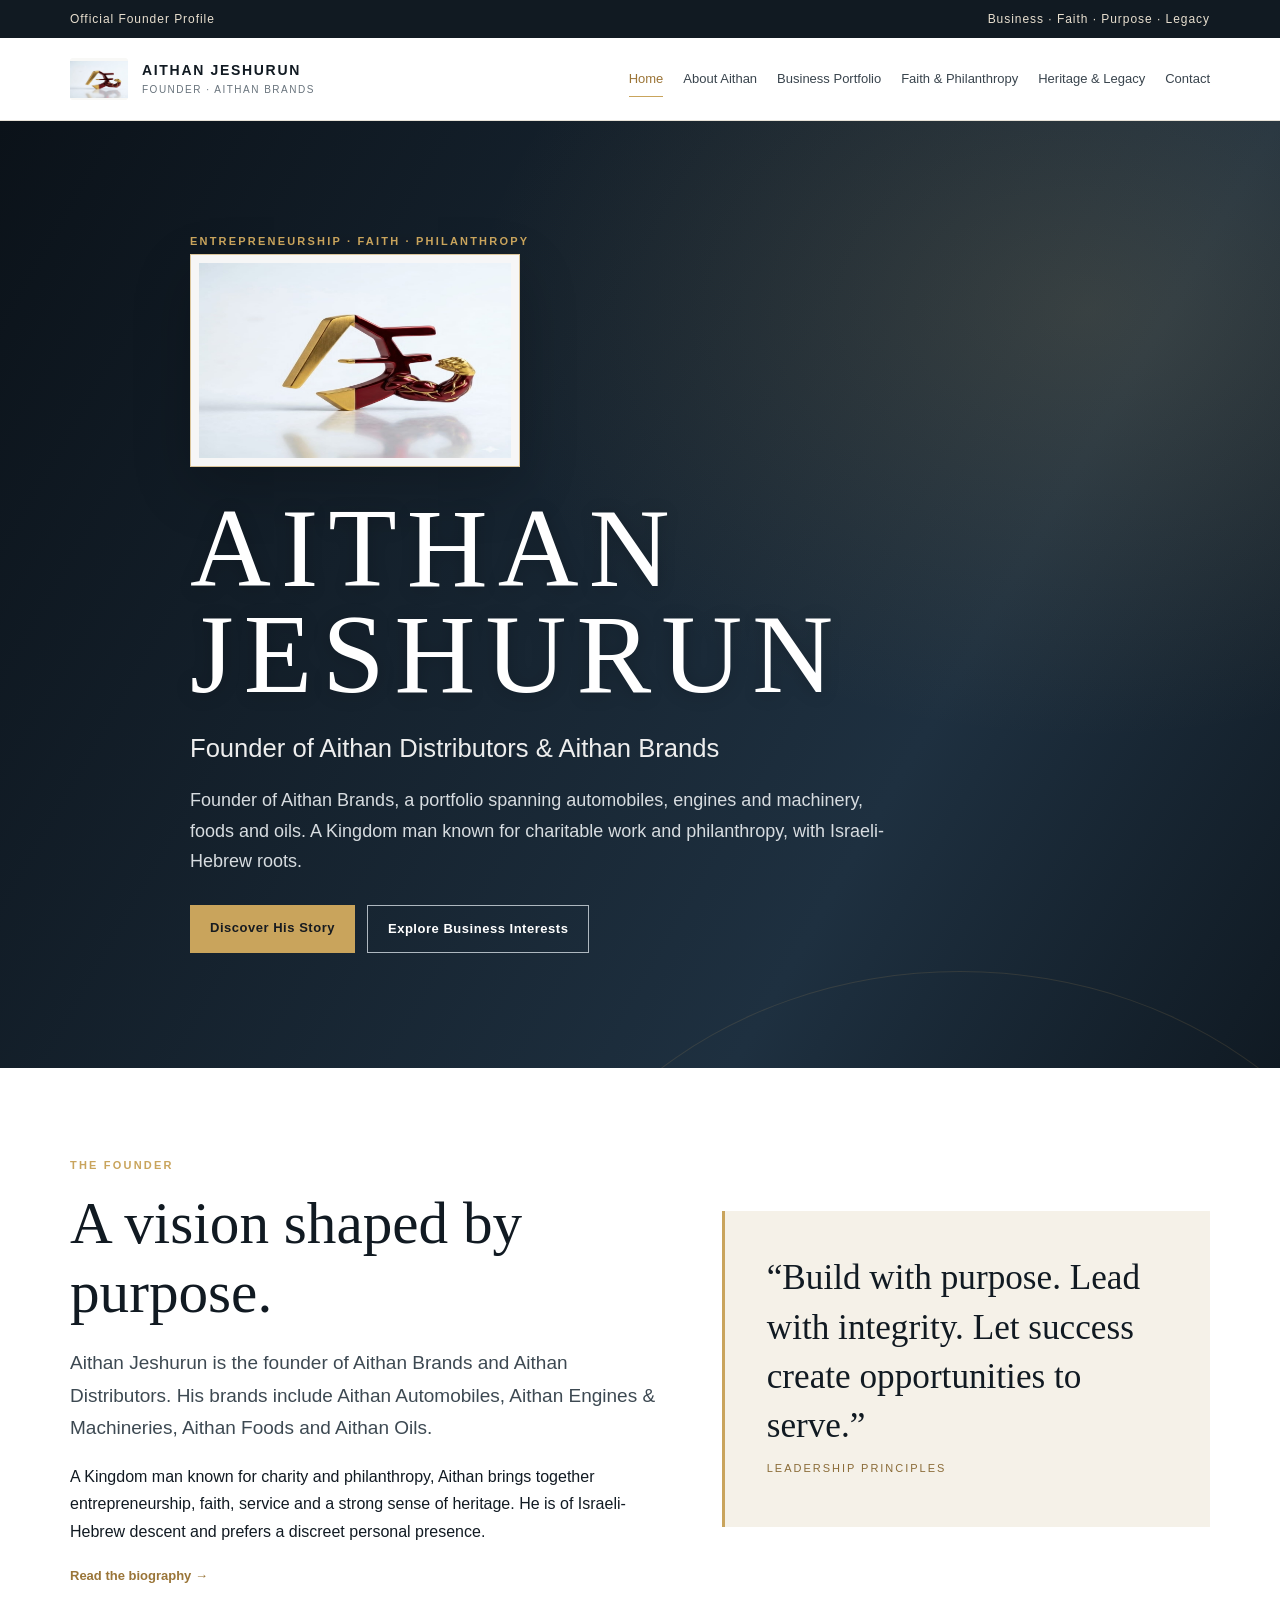
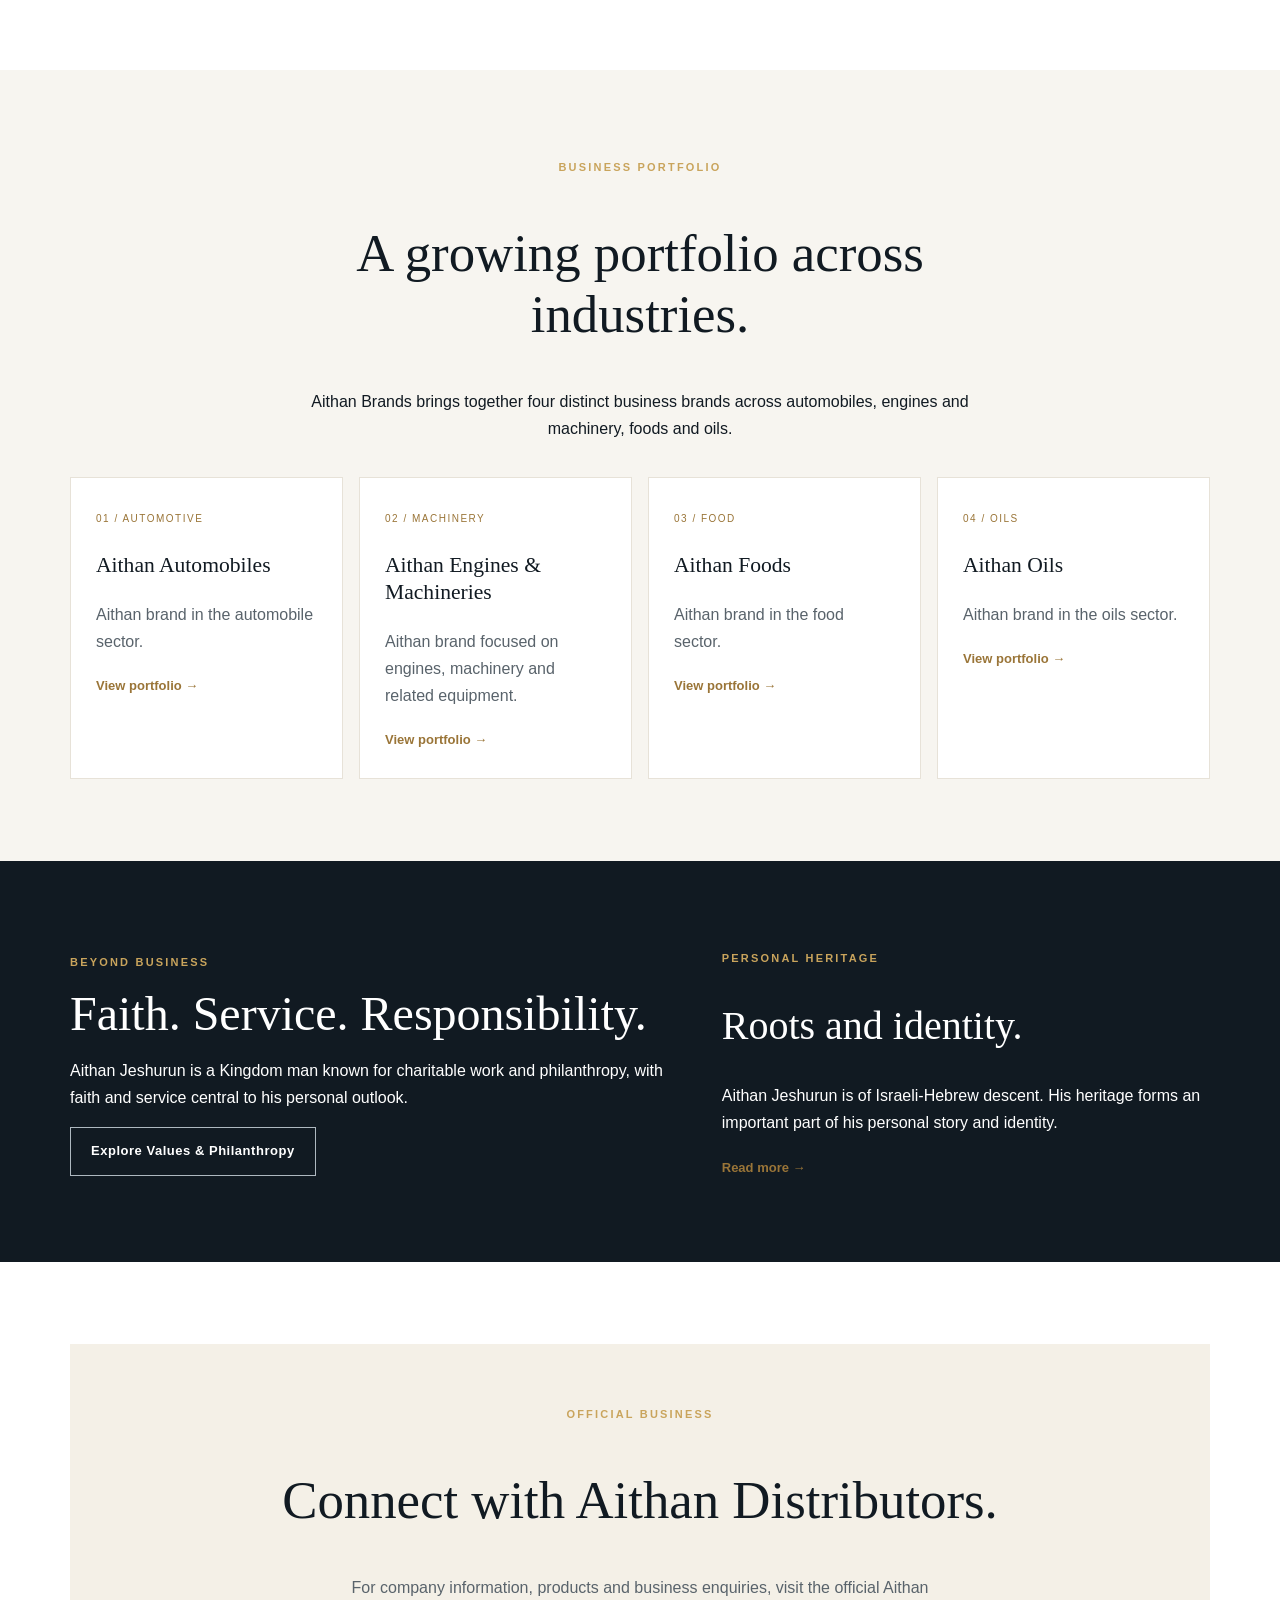
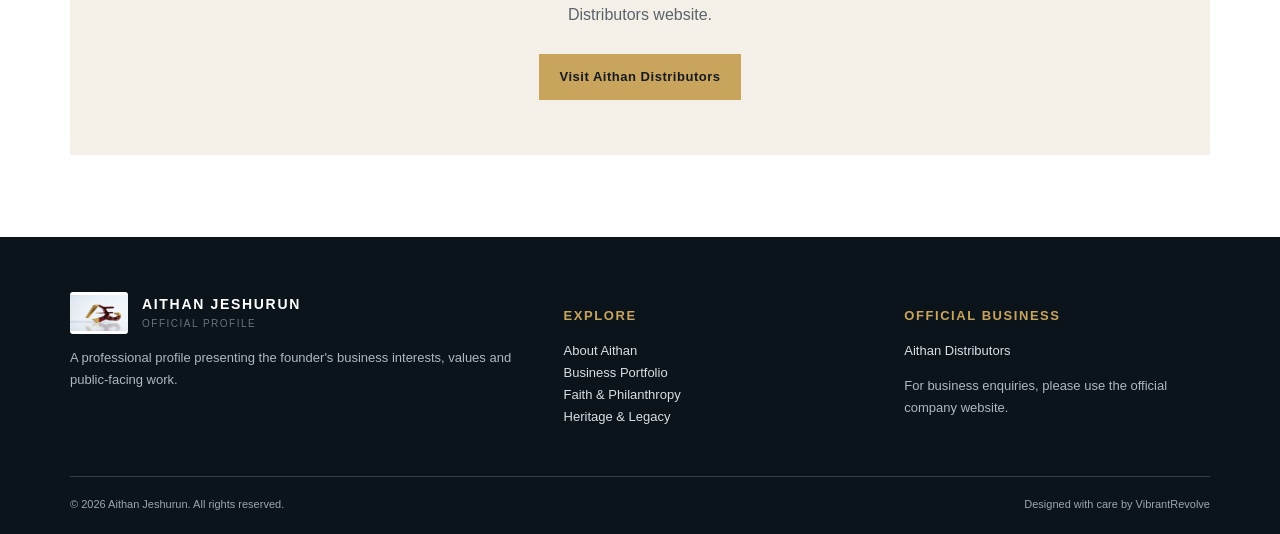
<file: index.html>
<!doctype html>
<html lang="en">
<head>
<meta charset="utf-8"><meta name="viewport" content="width=device-width,initial-scale=1">
<title>Aithan Jeshurun | Official Profile, Founder of Aithan Brands</title>
<meta name="description" content="Official profile of Aithan Jeshurun, founder of Aithan Brands and Aithan Distributors. Explore his biography, business portfolio, values and philanthropic interests.">
<meta name="theme-color" content="#101820">
<link rel="stylesheet" href="assets/style.css">
<link rel="icon" type="image/png" href="assets/favicon.png">
<link rel="apple-touch-icon" href="assets/favicon.png">
<meta property="og:image" content="https://profile.aithandistributors.com/assets/social-card.jpg">
<meta property="og:image:width" content="1200">
<meta property="og:image:height" content="630">
<meta property="og:image:alt" content="Aithan Jeshurun official emblem">

<meta name="twitter:image" content="https://profile.aithandistributors.com/assets/social-card.jpg">
<meta name="twitter:image:alt" content="Aithan Jeshurun official emblem">
<link rel="canonical" href="https://profile.aithandistributors.com/">
<meta name="robots" content="index,follow,max-image-preview:large,max-snippet:-1,max-video-preview:-1">
<meta property="og:type" content="profile">
<meta property="og:site_name" content="Aithan Jeshurun | Official Profile">
<meta property="og:title" content="Aithan Jeshurun | Official Profile, Founder of Aithan Brands">
<meta property="og:description" content="Official profile of Aithan Jeshurun, founder of Aithan Brands and Aithan Distributors.">
<meta property="og:url" content="https://profile.aithandistributors.com/">
<meta name="twitter:card" content="summary_large_image">
<meta name="twitter:title" content="Aithan Jeshurun | Official Profile, Founder of Aithan Brands">
<meta name="twitter:description" content="Official profile of Aithan Jeshurun, founder of Aithan Brands and Aithan Distributors.">

<script type="application/ld+json">{"@context":"https://schema.org","@graph":[{"@type":"Person","@id":"https://profile.aithandistributors.com/#person","name":"Aithan Jeshurun","url":"https://profile.aithandistributors.com/","description":"Public profile of Aithan Jeshurun, founder of Aithan Brands and Aithan Distributors.","image":"https://profile.aithandistributors.com/assets/aithan-logo.jpg","jobTitle":"Founder","worksFor":{"@id":"https://aithandistributors.com/#organization"},"knowsAbout":["Entrepreneurship","Automobiles","Engines and machinery","Food","Oils","Philanthropy"]},{"@type":"Organization","@id":"https://aithandistributors.com/#organization","name":"Aithan Distributors","url":"https://aithandistributors.com/","founder":{"@id":"https://profile.aithandistributors.com/#person"}},{"@type":"WebSite","@id":"https://profile.aithandistributors.com/#website","url":"https://profile.aithandistributors.com/","name":"Aithan Jeshurun | Official Profile","publisher":{"@id":"https://profile.aithandistributors.com/#person"},"inLanguage":"en"},{"@type":"WebPage","@id":"https://profile.aithandistributors.com/#webpage","url":"https://profile.aithandistributors.com/","name":"Aithan Jeshurun | Official Profile, Founder of Aithan Brands","description":"Official profile of Aithan Jeshurun, founder of Aithan Brands and Aithan Distributors. Explore his biography, business portfolio, values and philanthropic interests.","isPartOf":{"@id":"https://profile.aithandistributors.com/#website"},"about":{"@id":"https://profile.aithandistributors.com/#person"},"inLanguage":"en"}]}</script>
</head>
<body>
<div class="topbar"><div class="container"><span>Official Founder Profile</span><span>Business · Faith · Purpose · Legacy</span></div></div>
<header><div class="container nav-wrap">
<a class="brand" href="index.html"><img class="brand-logo" src="assets/aithan-logo.jpg" alt="Aithan Jeshurun emblem"><span><strong>AITHAN JESHURUN</strong><small>FOUNDER · AITHAN BRANDS</small></span></a>
<button class="menu-toggle" aria-expanded="false" aria-label="Toggle navigation">MENU</button>
<nav aria-label="Main navigation"><a href="index.html" aria-current="page">Home</a><a href="about.html">About Aithan</a><a href="business.html">Business Portfolio</a><a href="faith.html">Faith & Philanthropy</a><a href="heritage.html">Heritage & Legacy</a><a href="contact.html">Contact</a></nav>
</div></header>

<main>
<section class="hero"><div class="container hero-inner">
<span class="eyebrow">Entrepreneurship · Faith · Philanthropy</span><div class="hero-emblem"><img src="assets/aithan-logo.jpg" alt="Aithan Jeshurun emblem"></div>
<h1>AITHAN<br>JESHURUN</h1>
<h2>Founder of Aithan Distributors &amp; Aithan Brands</h2>
<p>Founder of Aithan Brands, a portfolio spanning automobiles, engines and machinery, foods and oils. A Kingdom man known for charitable work and philanthropy, with Israeli-Hebrew roots.</p>
<div class="actions"><a class="btn primary" href="about.html">Discover His Story</a><a class="btn ghost" href="business.html">Explore Business Interests</a></div>
</div></section>
<section class="section"><div class="container split">
<div><span class="kicker">The Founder</span><h2 style="font:clamp(2.3rem,5vw,3.7rem) var(--serif);margin:12px 0 20px">A vision shaped by purpose.</h2>
<p class="lead">Aithan Jeshurun is the founder of Aithan Brands and Aithan Distributors. His brands include Aithan Automobiles, Aithan Engines & Machineries, Aithan Foods and Aithan Oils.</p>
<p>A Kingdom man known for charity and philanthropy, Aithan brings together entrepreneurship, faith, service and a strong sense of heritage. He is of Israeli-Hebrew descent and prefers a discreet personal presence.</p>
<a class="text-link" href="about.html">Read the biography →</a></div>
<div class="quote-panel">“Build with purpose. Lead with integrity. Let success create opportunities to serve.”<p class="smallcaps">Leadership principles</p></div>
</div></section>
<section class="section soft"><div class="container">
<div class="section-head"><span class="kicker">Business Portfolio</span><h2>A growing portfolio across industries.</h2><p>Aithan Brands brings together four distinct business brands across automobiles, engines and machinery, foods and oils.</p></div>
<div class="cards">
<article class="card"><span class="num">01 / AUTOMOTIVE</span><h3>Aithan Automobiles</h3><p>Aithan brand in the automobile sector.</p><a class="text-link" href="business.html">View portfolio →</a></article>
<article class="card"><span class="num">02 / MACHINERY</span><h3>Aithan Engines &amp; Machineries</h3><p>Aithan brand focused on engines, machinery and related equipment.</p><a class="text-link" href="business.html">View portfolio →</a></article>
<article class="card"><span class="num">03 / FOOD</span><h3>Aithan Foods</h3><p>Aithan brand in the food sector.</p><a class="text-link" href="business.html">View portfolio →</a></article>
<article class="card"><span class="num">04 / OILS</span><h3>Aithan Oils</h3><p>Aithan brand in the oils sector.</p><a class="text-link" href="business.html">View portfolio →</a></article>
</div></div></section>
<section class="section dark"><div class="container split"><div><span class="kicker">Beyond Business</span><h2 style="font-size:3rem;margin:12px 0">Faith. Service. Responsibility.</h2><p>Aithan Jeshurun is a Kingdom man known for charitable work and philanthropy, with faith and service central to his personal outlook.</p><a class="btn ghost" href="faith.html">Explore Values &amp; Philanthropy</a></div><div><span class="kicker">Personal Heritage</span><h2 style="font-size:2.5rem">Roots and identity.</h2><p>Aithan Jeshurun is of Israeli-Hebrew descent. His heritage forms an important part of his personal story and identity.</p><a class="text-link" href="heritage.html">Read more →</a></div></div></section>
<section class="section"><div class="container"><div class="cta"><span class="eyebrow">Official Business</span><h2>Connect with Aithan Distributors.</h2><p>For company information, products and business enquiries, visit the official Aithan Distributors website.</p><a class="btn primary" href="https://aithandistributors.com/" target="_blank" rel="noopener">Visit Aithan Distributors</a></div></div></section>
</main>
<footer><div class="container">
<div class="footer-grid">
<div><a class="brand" href="index.html"><img class="brand-logo" src="assets/aithan-logo.jpg" alt="Aithan Jeshurun emblem"><span><strong>AITHAN JESHURUN</strong><small>OFFICIAL PROFILE</small></span></a><p>A professional profile presenting the founder's business interests, values and public-facing work.</p></div>
<div><h3>Explore</h3><p><a href="about.html">About Aithan</a><br><a href="business.html">Business Portfolio</a><br><a href="faith.html">Faith & Philanthropy</a><br><a href="heritage.html">Heritage & Legacy</a><br></p></div>
<div><h3>Official Business</h3><p><a href="https://aithandistributors.com/" target="_blank" rel="noopener">Aithan Distributors</a></p><p>For business enquiries, please use the official company website.</p></div>
</div>
<div class="footer-bottom"><span>© <span data-year></span> Aithan Jeshurun. All rights reserved.</span><span>Designed with care by VibrantRevolve</span></div>
</div></footer>
<script src="assets/main.js"></script>
</body></html>
</file>
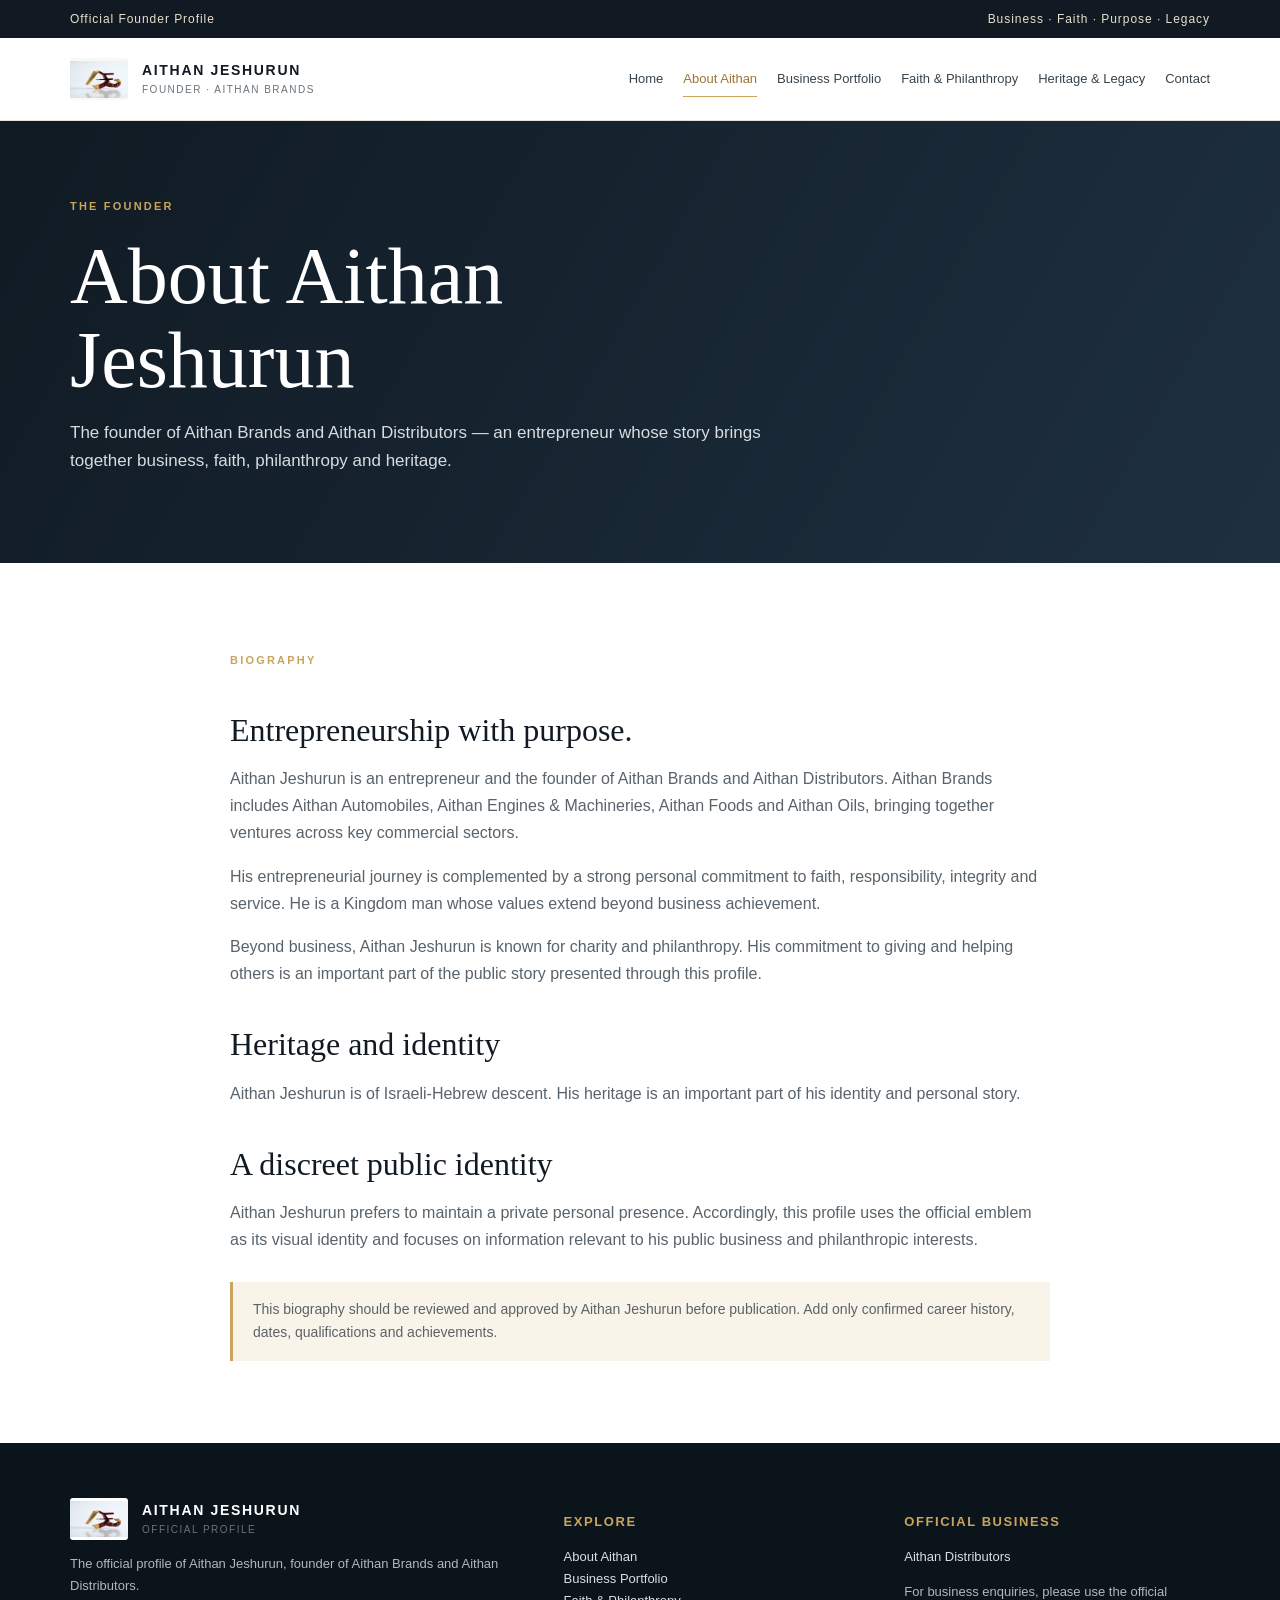
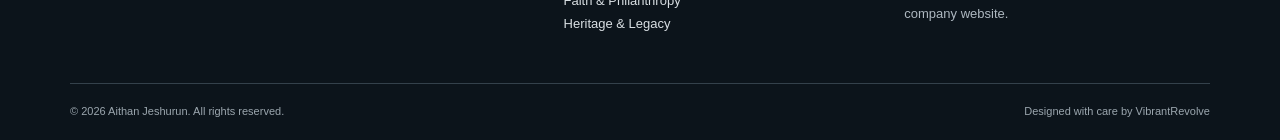
<file: about.html>
<!doctype html>
<html lang="en">
<head>
<meta charset="utf-8"><meta name="viewport" content="width=device-width,initial-scale=1">
<title>About Aithan Jeshurun | Biography &amp; Background</title>
<meta name="description" content="Read the biography of Aithan Jeshurun, founder of Aithan Brands and Aithan Distributors, including his business background, values and heritage.">
<meta name="theme-color" content="#101820">
<link rel="stylesheet" href="assets/style.css">
<link rel="icon" type="image/png" href="assets/favicon.png">
<link rel="apple-touch-icon" href="assets/favicon.png">
<meta property="og:image" content="https://profile.aithandistributors.com/assets/social-card.jpg">
<meta property="og:image:width" content="1200">
<meta property="og:image:height" content="630">
<meta property="og:image:alt" content="Aithan Jeshurun official emblem">

<meta name="twitter:image" content="https://profile.aithandistributors.com/assets/social-card.jpg">
<meta name="twitter:image:alt" content="Aithan Jeshurun official emblem">
<link rel="canonical" href="https://profile.aithandistributors.com/about.html">
<meta name="robots" content="index,follow,max-image-preview:large,max-snippet:-1,max-video-preview:-1">
<meta property="og:type" content="profile">
<meta property="og:site_name" content="Aithan Jeshurun | Official Profile">
<meta property="og:title" content="About Aithan Jeshurun | Biography &amp; Background">
<meta property="og:description" content="Biography of Aithan Jeshurun, founder of Aithan Brands and Aithan Distributors.">
<meta property="og:url" content="https://profile.aithandistributors.com/about.html">
<meta name="twitter:card" content="summary_large_image">
<meta name="twitter:title" content="About Aithan Jeshurun | Biography &amp; Background">
<meta name="twitter:description" content="Biography of Aithan Jeshurun, founder of Aithan Brands and Aithan Distributors.">


<script type="application/ld+json">{"@context":"https://schema.org","@type":"WebPage","url":"https://profile.aithandistributors.com/about.html","name":"About Aithan Jeshurun | Biography & Background","description":"Read the biography of Aithan Jeshurun, founder of Aithan Brands and Aithan Distributors, including his business background, values and heritage.","isPartOf":{"@type":"WebSite","url":"https://profile.aithandistributors.com/","name":"Aithan Jeshurun | Official Profile"},"about":{"@type":"Person","name":"Aithan Jeshurun","url":"https://profile.aithandistributors.com/"},"inLanguage":"en"}</script>
</head>
<body>
<div class="topbar"><div class="container"><span>Official Founder Profile</span><span>Business · Faith · Purpose · Legacy</span></div></div>
<header><div class="container nav-wrap">
<a class="brand" href="index.html"><img class="brand-logo" src="assets/aithan-logo.jpg" alt="Aithan Jeshurun emblem"><span><strong>AITHAN JESHURUN</strong><small>FOUNDER · AITHAN BRANDS</small></span></a>
<button class="menu-toggle" aria-expanded="false" aria-label="Toggle navigation">MENU</button>
<nav aria-label="Main navigation"><a href="index.html">Home</a><a href="about.html" aria-current="page">About Aithan</a><a href="business.html">Business Portfolio</a><a href="faith.html">Faith & Philanthropy</a><a href="heritage.html">Heritage & Legacy</a><a href="contact.html">Contact</a></nav>
</div></header>

<main><section class="page-hero"><div class="container"><span class="eyebrow">The Founder</span><h1>About Aithan<br>Jeshurun</h1><p>The founder of Aithan Brands and Aithan Distributors — an entrepreneur whose story brings together business, faith, philanthropy and heritage.</p></div></section>
<section class="section"><div class="container prose"><span class="kicker">Biography</span><h2>Entrepreneurship with purpose.</h2>
<p>Aithan Jeshurun is an entrepreneur and the founder of Aithan Brands and Aithan Distributors. Aithan Brands includes Aithan Automobiles, Aithan Engines & Machineries, Aithan Foods and Aithan Oils, bringing together ventures across key commercial sectors.</p>
<p>His entrepreneurial journey is complemented by a strong personal commitment to faith, responsibility, integrity and service. He is a Kingdom man whose values extend beyond business achievement.</p>
<p>Beyond business, Aithan Jeshurun is known for charity and philanthropy. His commitment to giving and helping others is an important part of the public story presented through this profile.</p>
<h2>Heritage and identity</h2><p>Aithan Jeshurun is of Israeli-Hebrew descent. His heritage is an important part of his identity and personal story.</p>
<h2>A discreet public identity</h2><p>Aithan Jeshurun prefers to maintain a private personal presence. Accordingly, this profile uses the official emblem as its visual identity and focuses on information relevant to his public business and philanthropic interests.</p>
<div class="note">This biography should be reviewed and approved by Aithan Jeshurun before publication. Add only confirmed career history, dates, qualifications and achievements.</div>
</div></section></main>
<footer><div class="container">
<div class="footer-grid">
<div><a class="brand" href="index.html"><img class="brand-logo" src="assets/aithan-logo.jpg" alt="Aithan Jeshurun emblem"><span><strong>AITHAN JESHURUN</strong><small>OFFICIAL PROFILE</small></span></a><p>The official profile of Aithan Jeshurun, founder of Aithan Brands and Aithan Distributors.</p></div>
<div><h3>Explore</h3><p><a href="about.html">About Aithan</a><br><a href="business.html">Business Portfolio</a><br><a href="faith.html">Faith & Philanthropy</a><br><a href="heritage.html">Heritage & Legacy</a><br></p></div>
<div><h3>Official Business</h3><p><a href="https://aithandistributors.com/" target="_blank" rel="noopener">Aithan Distributors</a></p><p>For business enquiries, please use the official company website.</p></div>
</div>
<div class="footer-bottom"><span>© <span data-year></span> Aithan Jeshurun. All rights reserved.</span><span>Designed with care by VibrantRevolve</span></div>
</div></footer>
<script src="assets/main.js"></script>
</body></html>
</file>
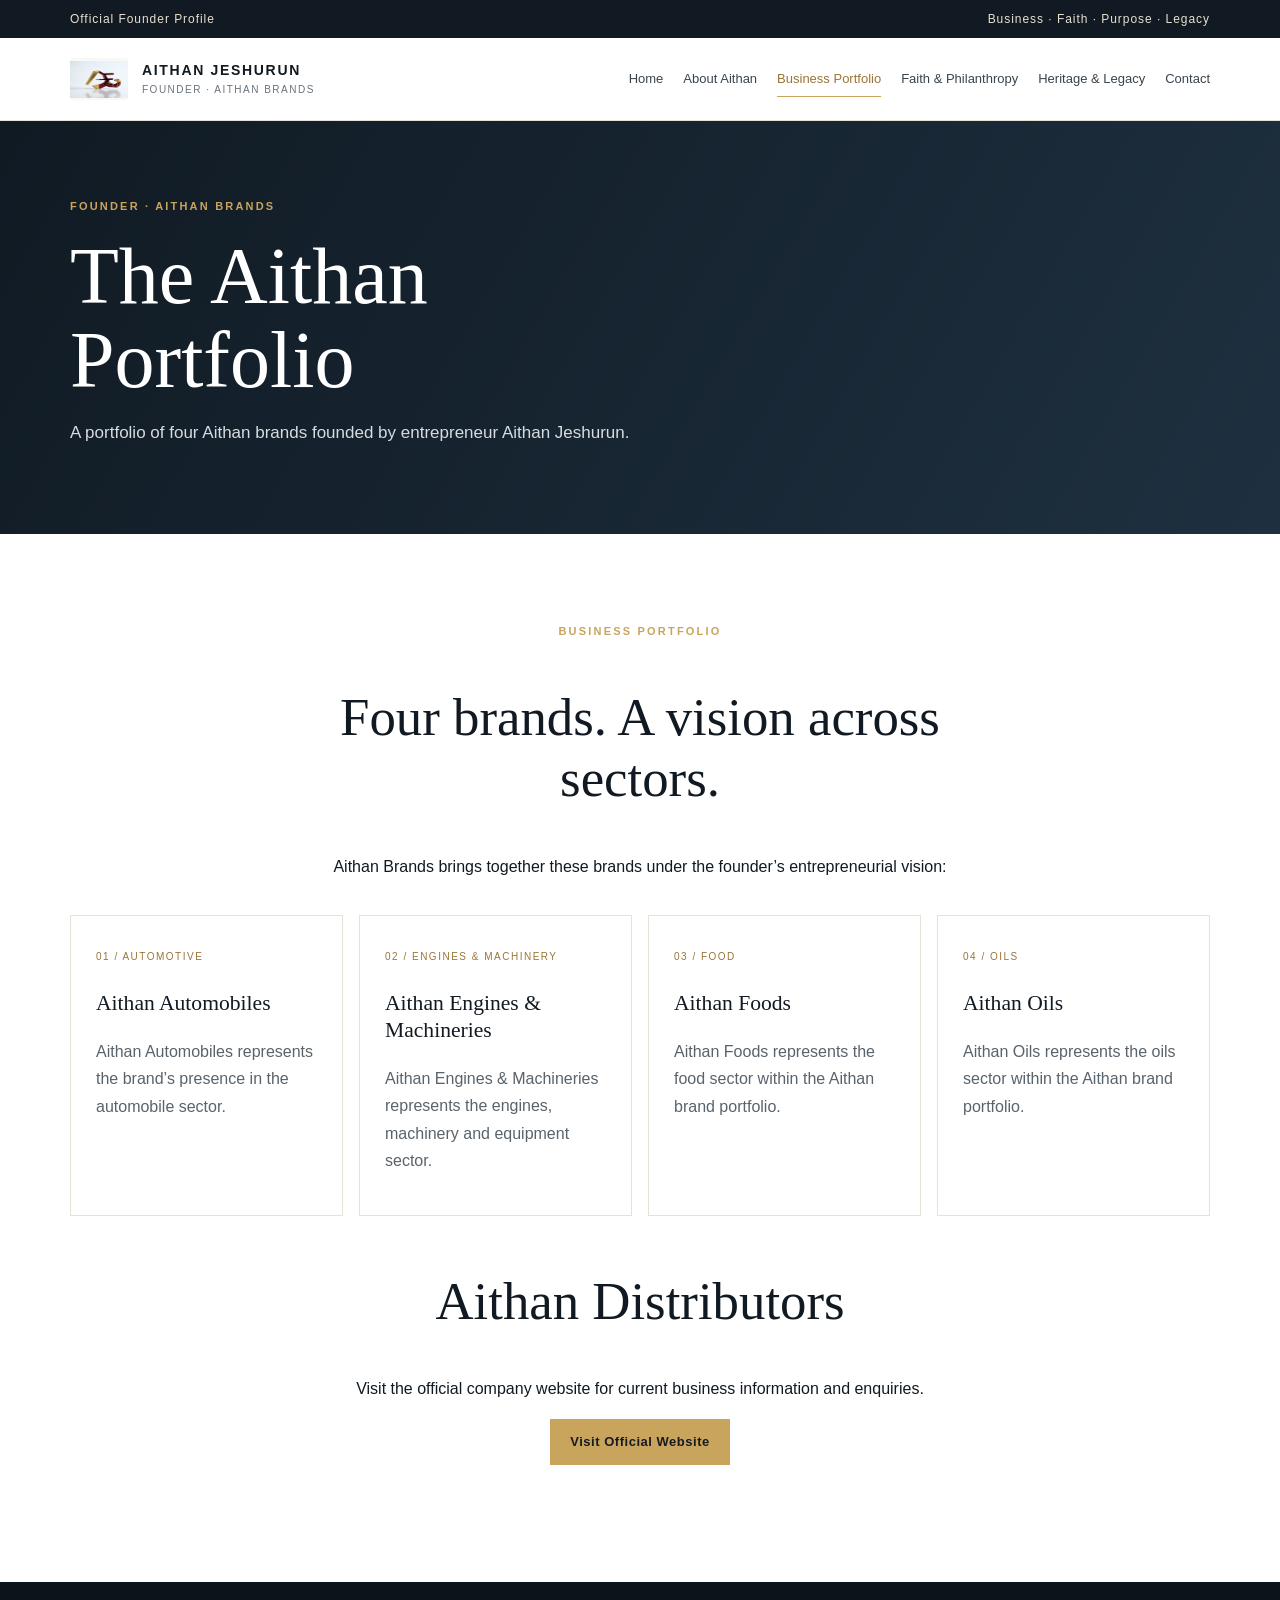
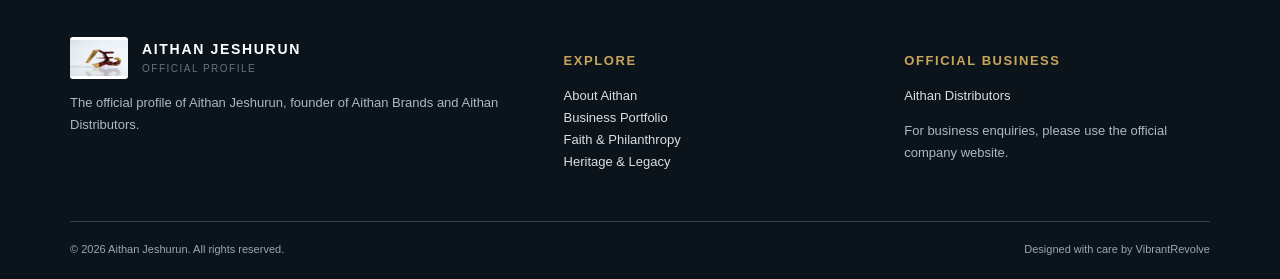
<file: business.html>
<!doctype html>
<html lang="en">
<head>
<meta charset="utf-8"><meta name="viewport" content="width=device-width,initial-scale=1">
<title>Aithan Jeshurun | Aithan Brands &amp; Business Portfolio</title>
<meta name="description" content="Explore the business portfolio associated with Aithan Jeshurun, including Aithan Automobiles, Aithan Engines &amp; Machineries, Aithan Foods and Aithan Oils.">
<meta name="theme-color" content="#101820">
<link rel="stylesheet" href="assets/style.css">
<link rel="icon" type="image/png" href="assets/favicon.png">
<link rel="apple-touch-icon" href="assets/favicon.png">
<meta property="og:image" content="https://profile.aithandistributors.com/assets/social-card.jpg">
<meta property="og:image:width" content="1200">
<meta property="og:image:height" content="630">
<meta property="og:image:alt" content="Aithan Jeshurun official emblem">

<meta name="twitter:image" content="https://profile.aithandistributors.com/assets/social-card.jpg">
<meta name="twitter:image:alt" content="Aithan Jeshurun official emblem">
<link rel="canonical" href="https://profile.aithandistributors.com/business.html">
<meta name="robots" content="index,follow,max-image-preview:large,max-snippet:-1,max-video-preview:-1">
<meta property="og:type" content="profile">
<meta property="og:site_name" content="Aithan Jeshurun | Official Profile">
<meta property="og:title" content="Aithan Jeshurun | Aithan Brands &amp; Business Portfolio">
<meta property="og:description" content="Business portfolio associated with Aithan Jeshurun and Aithan Brands.">
<meta property="og:url" content="https://profile.aithandistributors.com/business.html">
<meta name="twitter:card" content="summary_large_image">
<meta name="twitter:title" content="Aithan Jeshurun | Aithan Brands &amp; Business Portfolio">
<meta name="twitter:description" content="Business portfolio associated with Aithan Jeshurun and Aithan Brands.">


<script type="application/ld+json">{"@context":"https://schema.org","@type":"WebPage","url":"https://profile.aithandistributors.com/business.html","name":"Aithan Jeshurun | Aithan Brands & Business Portfolio","description":"Explore the business portfolio associated with Aithan Jeshurun, including Aithan Automobiles, Aithan Engines & Machineries, Aithan Foods and Aithan Oils.","isPartOf":{"@type":"WebSite","url":"https://profile.aithandistributors.com/","name":"Aithan Jeshurun | Official Profile"},"about":{"@type":"Person","name":"Aithan Jeshurun","url":"https://profile.aithandistributors.com/"},"inLanguage":"en"}</script>
</head>
<body>
<div class="topbar"><div class="container"><span>Official Founder Profile</span><span>Business · Faith · Purpose · Legacy</span></div></div>
<header><div class="container nav-wrap">
<a class="brand" href="index.html"><img class="brand-logo" src="assets/aithan-logo.jpg" alt="Aithan Jeshurun emblem"><span><strong>AITHAN JESHURUN</strong><small>FOUNDER · AITHAN BRANDS</small></span></a>
<button class="menu-toggle" aria-expanded="false" aria-label="Toggle navigation">MENU</button>
<nav aria-label="Main navigation"><a href="index.html">Home</a><a href="about.html">About Aithan</a><a href="business.html" aria-current="page">Business Portfolio</a><a href="faith.html">Faith & Philanthropy</a><a href="heritage.html">Heritage & Legacy</a><a href="contact.html">Contact</a></nav>
</div></header>

<main><section class="page-hero"><div class="container"><span class="eyebrow">Founder · Aithan Brands</span><h1>The Aithan<br>Portfolio</h1><p>A portfolio of four Aithan brands founded by entrepreneur Aithan Jeshurun.</p></div></section>
<section class="section"><div class="container"><div class="section-head"><span class="kicker">Business Portfolio</span><h2>Four brands. A vision across sectors.</h2><p>Aithan Brands brings together these brands under the founder’s entrepreneurial vision:</p></div>
<div class="cards">
<article class="card"><span class="num">01 / AUTOMOTIVE</span><h3>Aithan Automobiles</h3><p>Aithan Automobiles represents the brand’s presence in the automobile sector.</p></article>
<article class="card"><span class="num">02 / ENGINES &amp; MACHINERY</span><h3>Aithan Engines &amp; Machineries</h3><p>Aithan Engines & Machineries represents the engines, machinery and equipment sector.</p></article>
<article class="card"><span class="num">03 / FOOD</span><h3>Aithan Foods</h3><p>Aithan Foods represents the food sector within the Aithan brand portfolio.</p></article>
<article class="card"><span class="num">04 / OILS</span><h3>Aithan Oils</h3><p>Aithan Oils represents the oils sector within the Aithan brand portfolio.</p></article>
</div>
<div class="section-head" style="margin-top:55px"><h2>Aithan Distributors</h2><p>Visit the official company website for current business information and enquiries.</p><a class="btn primary" href="https://aithandistributors.com/" target="_blank" rel="noopener">Visit Official Website</a></div>

</div></section></main>
<footer><div class="container">
<div class="footer-grid">
<div><a class="brand" href="index.html"><img class="brand-logo" src="assets/aithan-logo.jpg" alt="Aithan Jeshurun emblem"><span><strong>AITHAN JESHURUN</strong><small>OFFICIAL PROFILE</small></span></a><p>The official profile of Aithan Jeshurun, founder of Aithan Brands and Aithan Distributors.</p></div>
<div><h3>Explore</h3><p><a href="about.html">About Aithan</a><br><a href="business.html">Business Portfolio</a><br><a href="faith.html">Faith & Philanthropy</a><br><a href="heritage.html">Heritage & Legacy</a><br></p></div>
<div><h3>Official Business</h3><p><a href="https://aithandistributors.com/" target="_blank" rel="noopener">Aithan Distributors</a></p><p>For business enquiries, please use the official company website.</p></div>
</div>
<div class="footer-bottom"><span>© <span data-year></span> Aithan Jeshurun. All rights reserved.</span><span>Designed with care by VibrantRevolve</span></div>
</div></footer>
<script src="assets/main.js"></script>
</body></html>
</file>
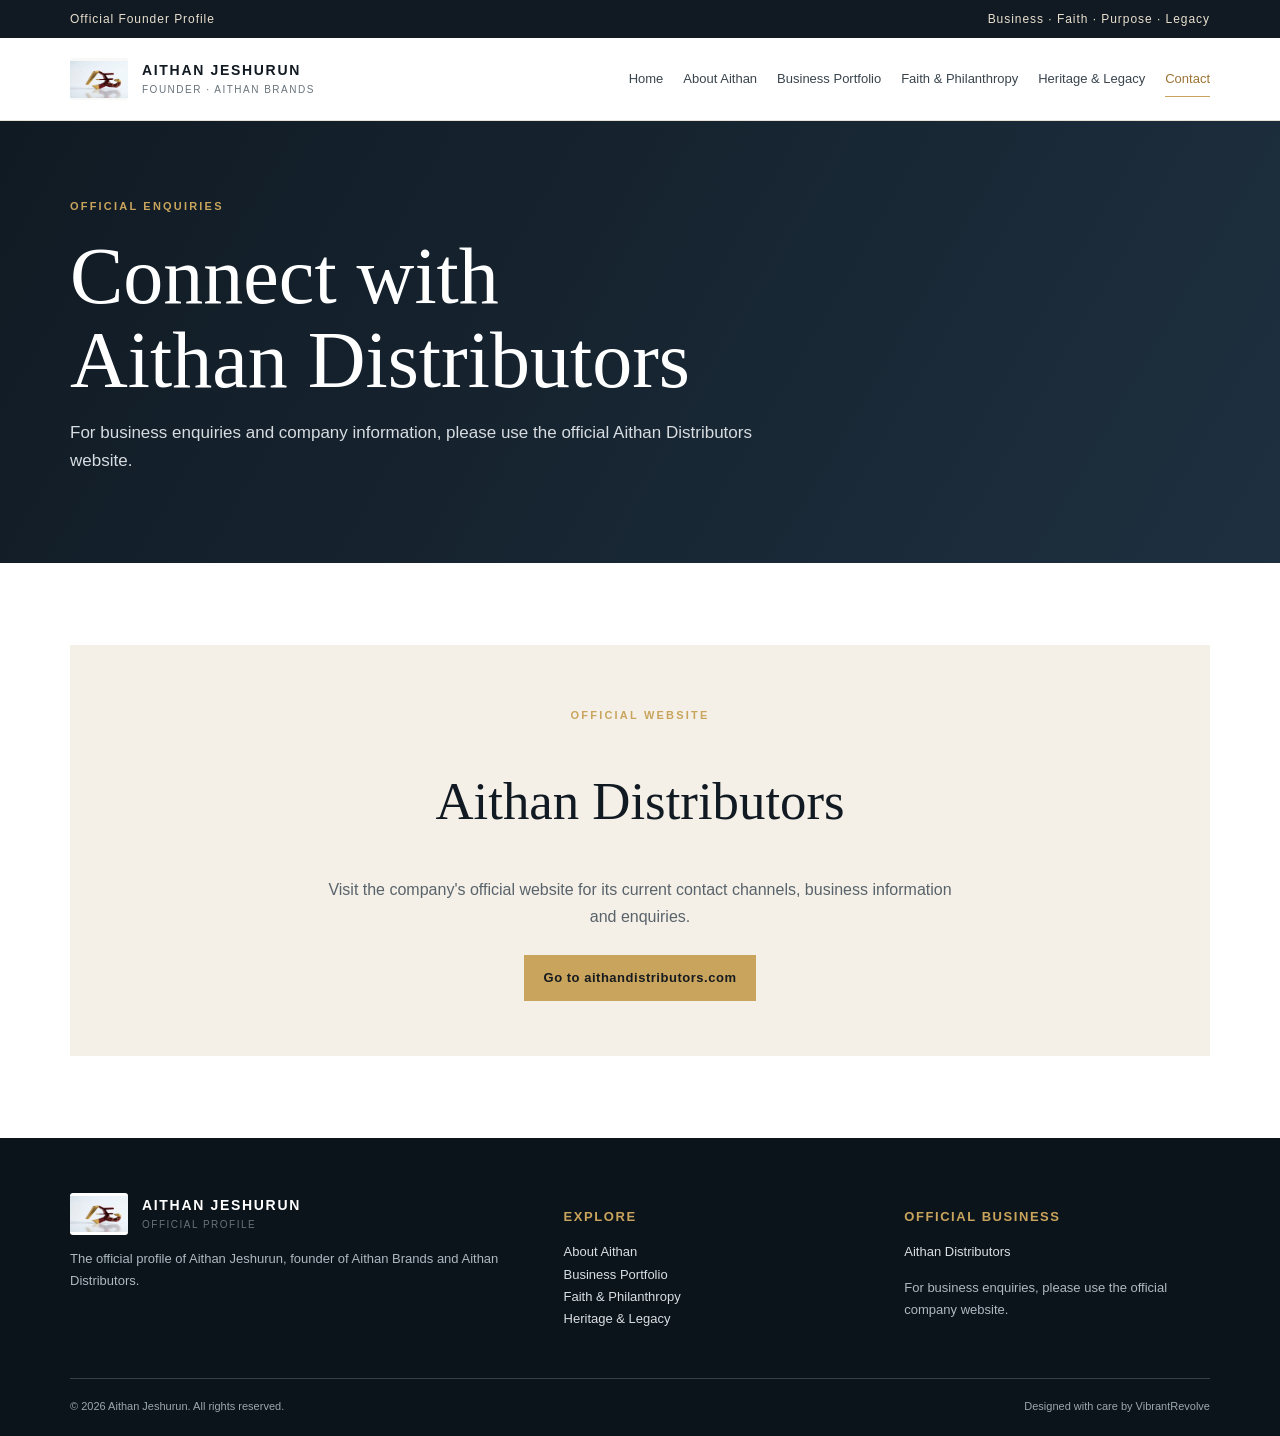
<file: contact.html>
<!doctype html>
<html lang="en">
<head>
<meta charset="utf-8"><meta name="viewport" content="width=device-width,initial-scale=1">
<title>Contact Aithan Distributors | Official Business Website</title>
<meta name="description" content="For business enquiries and company information associated with Aithan Jeshurun, visit the official Aithan Distributors website.">
<meta name="theme-color" content="#101820">
<link rel="stylesheet" href="assets/style.css">
<link rel="icon" type="image/png" href="assets/favicon.png">
<link rel="apple-touch-icon" href="assets/favicon.png">
<meta property="og:image" content="https://profile.aithandistributors.com/assets/social-card.jpg">
<meta property="og:image:width" content="1200">
<meta property="og:image:height" content="630">
<meta property="og:image:alt" content="Aithan Jeshurun official emblem">

<meta name="twitter:image" content="https://profile.aithandistributors.com/assets/social-card.jpg">
<meta name="twitter:image:alt" content="Aithan Jeshurun official emblem">
<link rel="canonical" href="https://profile.aithandistributors.com/contact.html">
<meta name="robots" content="index,follow,max-image-preview:large,max-snippet:-1,max-video-preview:-1">
<meta property="og:type" content="profile">
<meta property="og:site_name" content="Aithan Jeshurun | Official Profile">
<meta property="og:title" content="Contact Aithan Distributors | Official Business Website">
<meta property="og:description" content="Official business enquiries for Aithan Distributors.">
<meta property="og:url" content="https://profile.aithandistributors.com/contact.html">
<meta name="twitter:card" content="summary_large_image">
<meta name="twitter:title" content="Contact Aithan Distributors | Official Business Website">
<meta name="twitter:description" content="Official business enquiries for Aithan Distributors.">


<script type="application/ld+json">{"@context":"https://schema.org","@type":"WebPage","url":"https://profile.aithandistributors.com/contact.html","name":"Contact Aithan Distributors | Official Business Website","description":"For business enquiries and company information associated with Aithan Jeshurun, visit the official Aithan Distributors website.","isPartOf":{"@type":"WebSite","url":"https://profile.aithandistributors.com/","name":"Aithan Jeshurun | Official Profile"},"about":{"@type":"Person","name":"Aithan Jeshurun","url":"https://profile.aithandistributors.com/"},"inLanguage":"en"}</script>
</head>
<body>
<div class="topbar"><div class="container"><span>Official Founder Profile</span><span>Business · Faith · Purpose · Legacy</span></div></div>
<header><div class="container nav-wrap">
<a class="brand" href="index.html"><img class="brand-logo" src="assets/aithan-logo.jpg" alt="Aithan Jeshurun emblem"><span><strong>AITHAN JESHURUN</strong><small>FOUNDER · AITHAN BRANDS</small></span></a>
<button class="menu-toggle" aria-expanded="false" aria-label="Toggle navigation">MENU</button>
<nav aria-label="Main navigation"><a href="index.html">Home</a><a href="about.html">About Aithan</a><a href="business.html">Business Portfolio</a><a href="faith.html">Faith & Philanthropy</a><a href="heritage.html">Heritage & Legacy</a><a href="contact.html" aria-current="page">Contact</a></nav>
</div></header>

<main><section class="page-hero"><div class="container"><span class="eyebrow">Official Enquiries</span><h1>Connect with<br>Aithan Distributors</h1><p>For business enquiries and company information, please use the official Aithan Distributors website.</p></div></section>
<section class="section"><div class="container"><div class="cta"><span class="eyebrow">Official Website</span><h2>Aithan Distributors</h2><p>Visit the company's official website for its current contact channels, business information and enquiries.</p><a class="btn primary" href="https://aithandistributors.com/" target="_blank" rel="noopener">Go to aithandistributors.com</a></div></div></section></main>
<footer><div class="container">
<div class="footer-grid">
<div><a class="brand" href="index.html"><img class="brand-logo" src="assets/aithan-logo.jpg" alt="Aithan Jeshurun emblem"><span><strong>AITHAN JESHURUN</strong><small>OFFICIAL PROFILE</small></span></a><p>The official profile of Aithan Jeshurun, founder of Aithan Brands and Aithan Distributors.</p></div>
<div><h3>Explore</h3><p><a href="about.html">About Aithan</a><br><a href="business.html">Business Portfolio</a><br><a href="faith.html">Faith & Philanthropy</a><br><a href="heritage.html">Heritage & Legacy</a><br></p></div>
<div><h3>Official Business</h3><p><a href="https://aithandistributors.com/" target="_blank" rel="noopener">Aithan Distributors</a></p><p>For business enquiries, please use the official company website.</p></div>
</div>
<div class="footer-bottom"><span>© <span data-year></span> Aithan Jeshurun. All rights reserved.</span><span>Designed with care by VibrantRevolve</span></div>
</div></footer>
<script src="assets/main.js"></script>
</body></html>
</file>
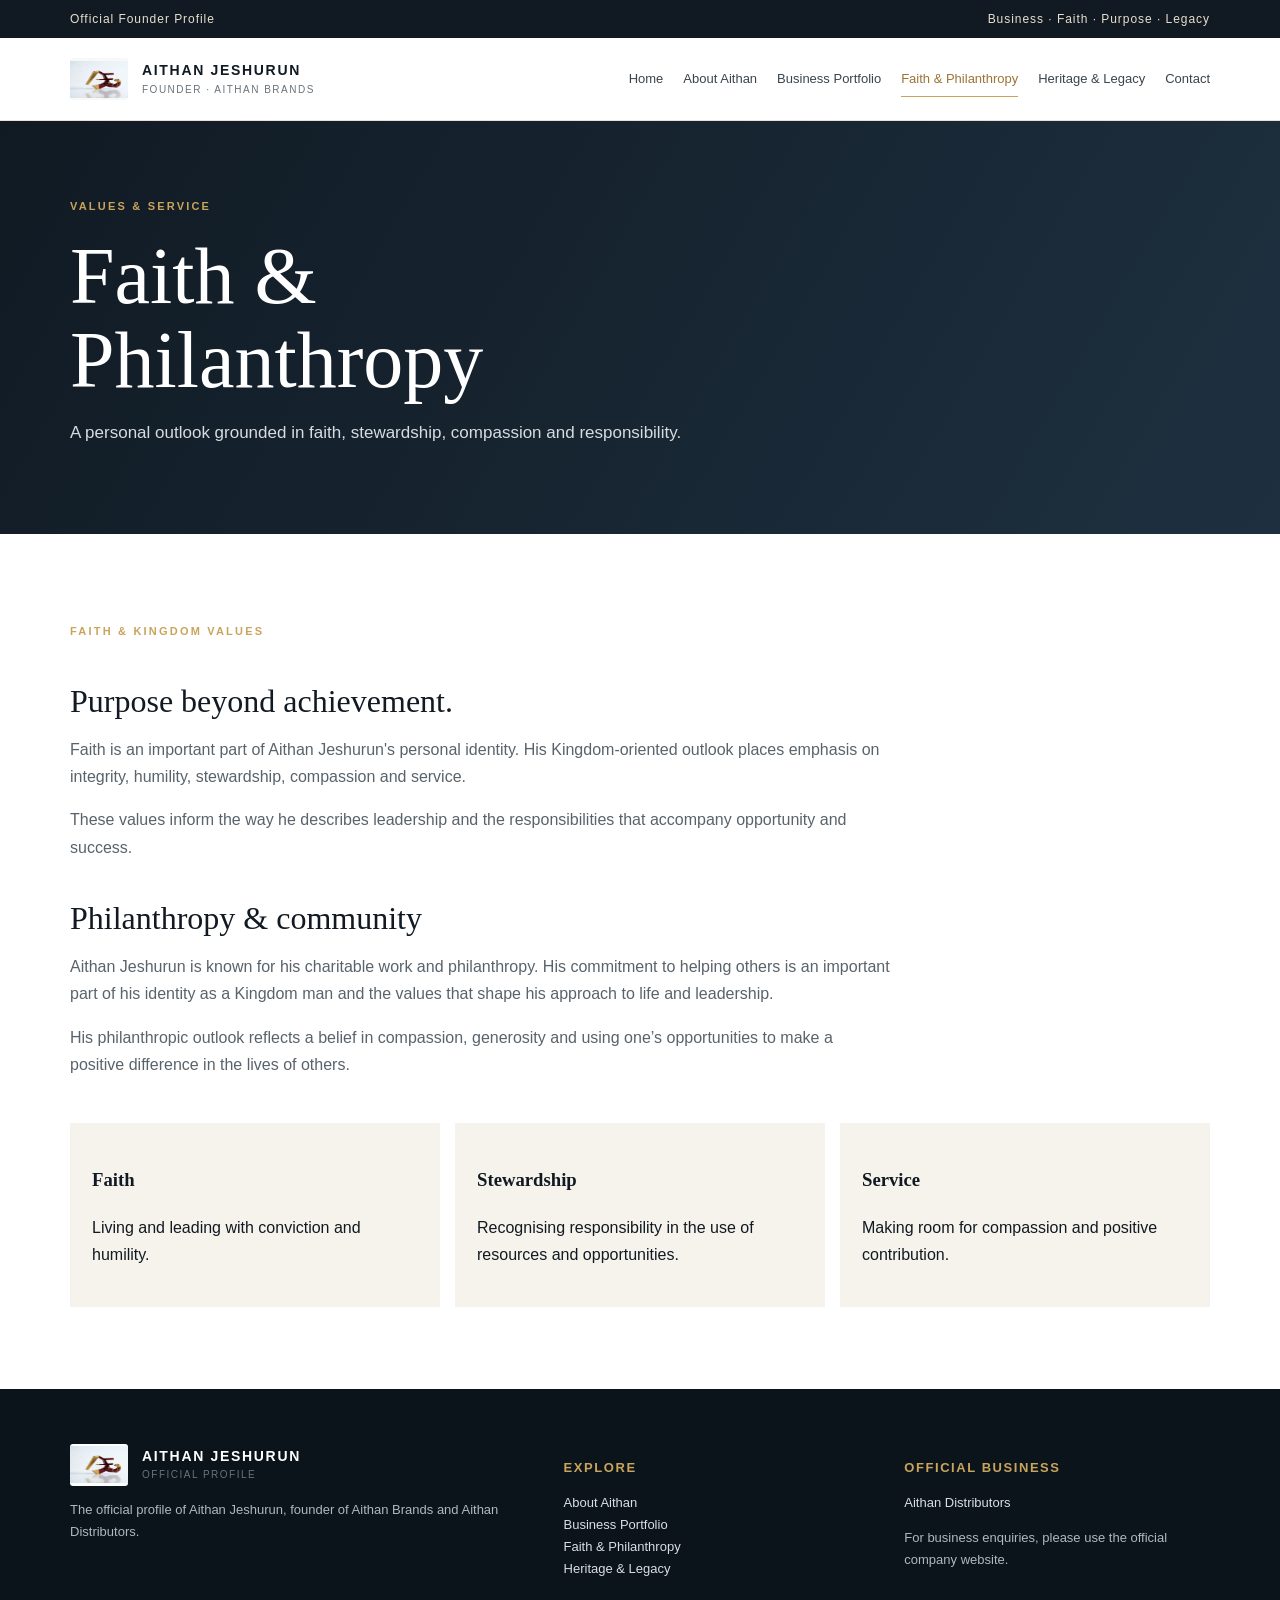
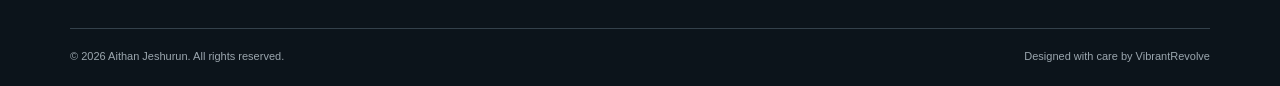
<file: faith.html>
<!doctype html>
<html lang="en">
<head>
<meta charset="utf-8"><meta name="viewport" content="width=device-width,initial-scale=1">
<title>Aithan Jeshurun | Faith, Values &amp; Philanthropy</title>
<meta name="description" content="Learn about the faith, values, charitable outlook and philanthropic interests described in the public profile of Aithan Jeshurun.">
<meta name="theme-color" content="#101820">
<link rel="stylesheet" href="assets/style.css">
<link rel="icon" type="image/png" href="assets/favicon.png">
<link rel="apple-touch-icon" href="assets/favicon.png">
<meta property="og:image" content="https://profile.aithandistributors.com/assets/social-card.jpg">
<meta property="og:image:width" content="1200">
<meta property="og:image:height" content="630">
<meta property="og:image:alt" content="Aithan Jeshurun official emblem">

<meta name="twitter:image" content="https://profile.aithandistributors.com/assets/social-card.jpg">
<meta name="twitter:image:alt" content="Aithan Jeshurun official emblem">
<link rel="canonical" href="https://profile.aithandistributors.com/faith.html">
<meta name="robots" content="index,follow,max-image-preview:large,max-snippet:-1,max-video-preview:-1">
<meta property="og:type" content="profile">
<meta property="og:site_name" content="Aithan Jeshurun | Official Profile">
<meta property="og:title" content="Aithan Jeshurun | Faith, Values &amp; Philanthropy">
<meta property="og:description" content="Faith, values and philanthropic interests described in the profile of Aithan Jeshurun.">
<meta property="og:url" content="https://profile.aithandistributors.com/faith.html">
<meta name="twitter:card" content="summary_large_image">
<meta name="twitter:title" content="Aithan Jeshurun | Faith, Values &amp; Philanthropy">
<meta name="twitter:description" content="Faith, values and philanthropic interests described in the profile of Aithan Jeshurun.">


<script type="application/ld+json">{"@context":"https://schema.org","@type":"WebPage","url":"https://profile.aithandistributors.com/faith.html","name":"Aithan Jeshurun | Faith, Values & Philanthropy","description":"Learn about the faith, values, charitable outlook and philanthropic interests described in the public profile of Aithan Jeshurun.","isPartOf":{"@type":"WebSite","url":"https://profile.aithandistributors.com/","name":"Aithan Jeshurun | Official Profile"},"about":{"@type":"Person","name":"Aithan Jeshurun","url":"https://profile.aithandistributors.com/"},"inLanguage":"en"}</script>
</head>
<body>
<div class="topbar"><div class="container"><span>Official Founder Profile</span><span>Business · Faith · Purpose · Legacy</span></div></div>
<header><div class="container nav-wrap">
<a class="brand" href="index.html"><img class="brand-logo" src="assets/aithan-logo.jpg" alt="Aithan Jeshurun emblem"><span><strong>AITHAN JESHURUN</strong><small>FOUNDER · AITHAN BRANDS</small></span></a>
<button class="menu-toggle" aria-expanded="false" aria-label="Toggle navigation">MENU</button>
<nav aria-label="Main navigation"><a href="index.html">Home</a><a href="about.html">About Aithan</a><a href="business.html">Business Portfolio</a><a href="faith.html" aria-current="page">Faith & Philanthropy</a><a href="heritage.html">Heritage & Legacy</a><a href="contact.html">Contact</a></nav>
</div></header>

<main><section class="page-hero"><div class="container"><span class="eyebrow">Values &amp; Service</span><h1>Faith &amp;<br>Philanthropy</h1><p>A personal outlook grounded in faith, stewardship, compassion and responsibility.</p></div></section>
<section class="section"><div class="container"><div class="prose"><span class="kicker">Faith & Kingdom Values</span><h2>Purpose beyond achievement.</h2>
<p>Faith is an important part of Aithan Jeshurun's personal identity. His Kingdom-oriented outlook places emphasis on integrity, humility, stewardship, compassion and service.</p>
<p>These values inform the way he describes leadership and the responsibilities that accompany opportunity and success.</p>
<h2>Philanthropy & community</h2>
<p>Aithan Jeshurun is known for his charitable work and philanthropy. His commitment to helping others is an important part of his identity as a Kingdom man and the values that shape his approach to life and leadership.</p>
<p>His philanthropic outlook reflects a belief in compassion, generosity and using one’s opportunities to make a positive difference in the lives of others.</p>
</div><div class="values" style="margin-top:45px">
<div class="value"><h3>Faith</h3><p>Living and leading with conviction and humility.</p></div>
<div class="value"><h3>Stewardship</h3><p>Recognising responsibility in the use of resources and opportunities.</p></div>
<div class="value"><h3>Service</h3><p>Making room for compassion and positive contribution.</p></div>
</div></div></section></main>
<footer><div class="container">
<div class="footer-grid">
<div><a class="brand" href="index.html"><img class="brand-logo" src="assets/aithan-logo.jpg" alt="Aithan Jeshurun emblem"><span><strong>AITHAN JESHURUN</strong><small>OFFICIAL PROFILE</small></span></a><p>The official profile of Aithan Jeshurun, founder of Aithan Brands and Aithan Distributors.</p></div>
<div><h3>Explore</h3><p><a href="about.html">About Aithan</a><br><a href="business.html">Business Portfolio</a><br><a href="faith.html">Faith & Philanthropy</a><br><a href="heritage.html">Heritage & Legacy</a><br></p></div>
<div><h3>Official Business</h3><p><a href="https://aithandistributors.com/" target="_blank" rel="noopener">Aithan Distributors</a></p><p>For business enquiries, please use the official company website.</p></div>
</div>
<div class="footer-bottom"><span>© <span data-year></span> Aithan Jeshurun. All rights reserved.</span><span>Designed with care by VibrantRevolve</span></div>
</div></footer>
<script src="assets/main.js"></script>
</body></html>
</file>
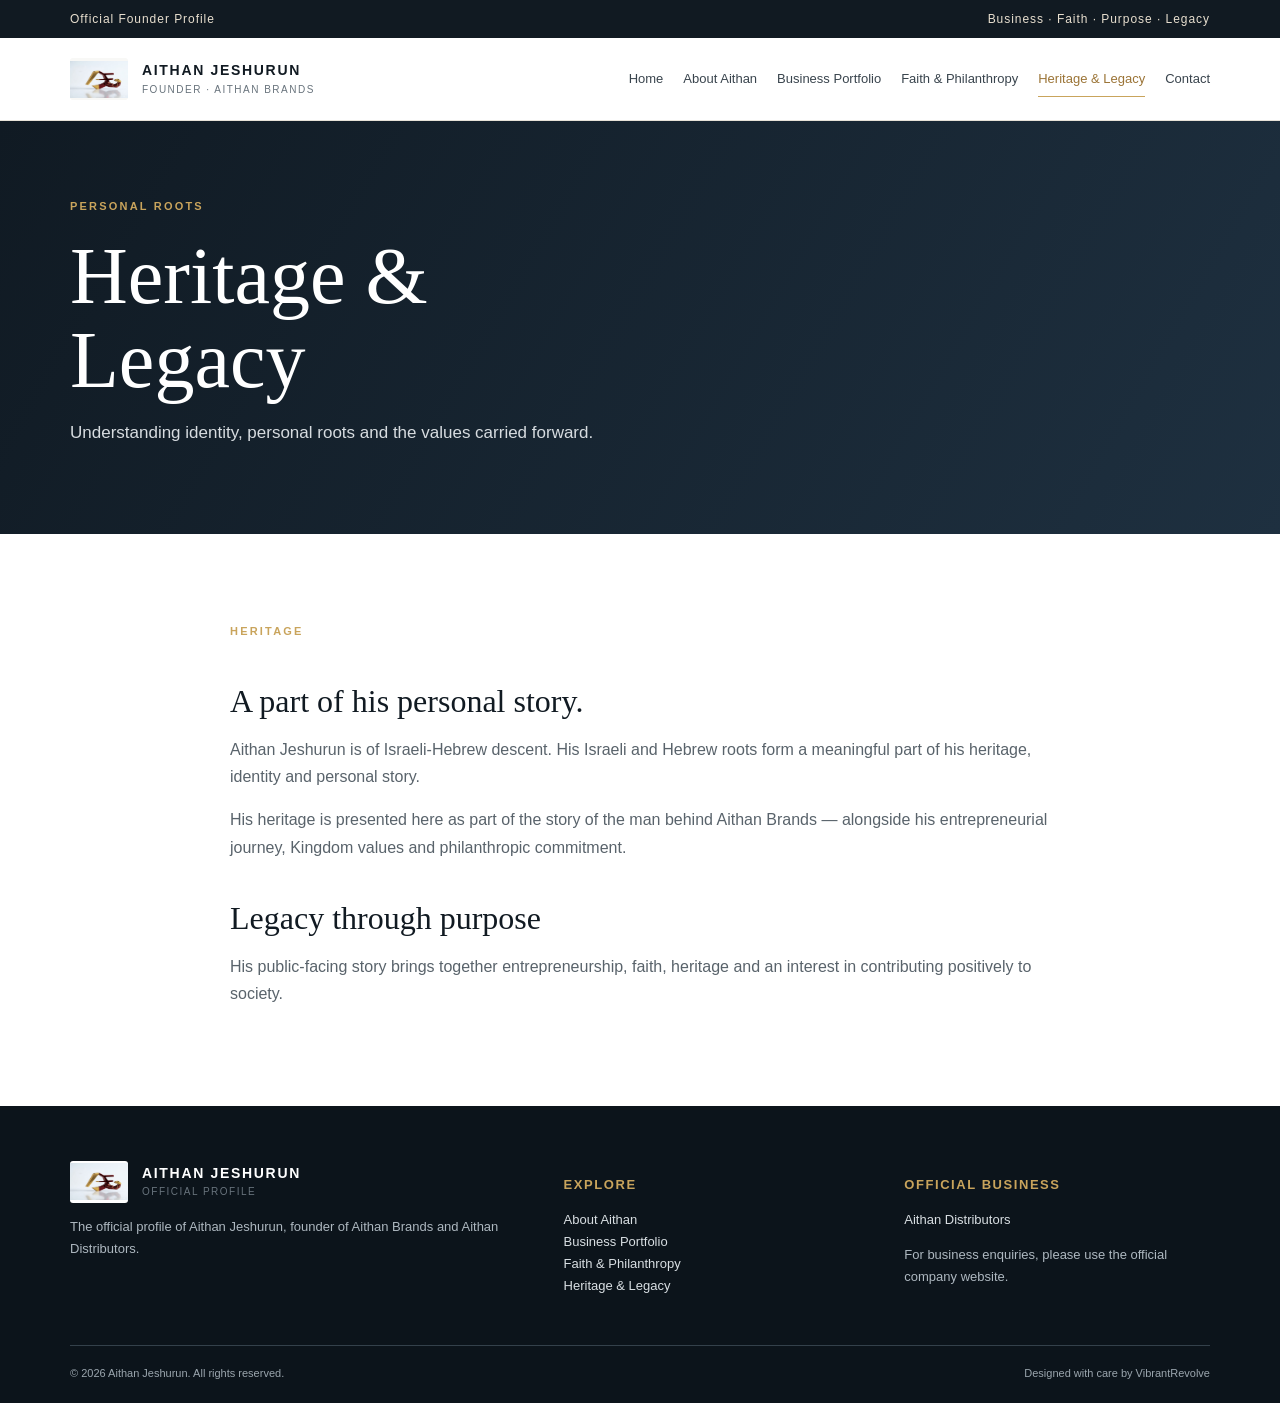
<file: heritage.html>
<!doctype html>
<html lang="en">
<head>
<meta charset="utf-8"><meta name="viewport" content="width=device-width,initial-scale=1">
<title>Aithan Jeshurun | Heritage &amp; Legacy</title>
<meta name="description" content="Read about the Israeli-Hebrew heritage and personal values described in the public profile of Aithan Jeshurun.">
<meta name="theme-color" content="#101820">
<link rel="stylesheet" href="assets/style.css">
<link rel="icon" type="image/png" href="assets/favicon.png">
<link rel="apple-touch-icon" href="assets/favicon.png">
<meta property="og:image" content="https://profile.aithandistributors.com/assets/social-card.jpg">
<meta property="og:image:width" content="1200">
<meta property="og:image:height" content="630">
<meta property="og:image:alt" content="Aithan Jeshurun official emblem">

<meta name="twitter:image" content="https://profile.aithandistributors.com/assets/social-card.jpg">
<meta name="twitter:image:alt" content="Aithan Jeshurun official emblem">
<link rel="canonical" href="https://profile.aithandistributors.com/heritage.html">
<meta name="robots" content="index,follow,max-image-preview:large,max-snippet:-1,max-video-preview:-1">
<meta property="og:type" content="profile">
<meta property="og:site_name" content="Aithan Jeshurun | Official Profile">
<meta property="og:title" content="Aithan Jeshurun | Heritage &amp; Legacy">
<meta property="og:description" content="Heritage and legacy information in the public profile of Aithan Jeshurun.">
<meta property="og:url" content="https://profile.aithandistributors.com/heritage.html">
<meta name="twitter:card" content="summary_large_image">
<meta name="twitter:title" content="Aithan Jeshurun | Heritage &amp; Legacy">
<meta name="twitter:description" content="Heritage and legacy information in the public profile of Aithan Jeshurun.">


<script type="application/ld+json">{"@context":"https://schema.org","@type":"WebPage","url":"https://profile.aithandistributors.com/heritage.html","name":"Aithan Jeshurun | Heritage & Legacy","description":"Read about the Israeli-Hebrew heritage and personal values described in the public profile of Aithan Jeshurun.","isPartOf":{"@type":"WebSite","url":"https://profile.aithandistributors.com/","name":"Aithan Jeshurun | Official Profile"},"about":{"@type":"Person","name":"Aithan Jeshurun","url":"https://profile.aithandistributors.com/"},"inLanguage":"en"}</script>
</head>
<body>
<div class="topbar"><div class="container"><span>Official Founder Profile</span><span>Business · Faith · Purpose · Legacy</span></div></div>
<header><div class="container nav-wrap">
<a class="brand" href="index.html"><img class="brand-logo" src="assets/aithan-logo.jpg" alt="Aithan Jeshurun emblem"><span><strong>AITHAN JESHURUN</strong><small>FOUNDER · AITHAN BRANDS</small></span></a>
<button class="menu-toggle" aria-expanded="false" aria-label="Toggle navigation">MENU</button>
<nav aria-label="Main navigation"><a href="index.html">Home</a><a href="about.html">About Aithan</a><a href="business.html">Business Portfolio</a><a href="faith.html">Faith & Philanthropy</a><a href="heritage.html" aria-current="page">Heritage & Legacy</a><a href="contact.html">Contact</a></nav>
</div></header>

<main><section class="page-hero"><div class="container"><span class="eyebrow">Personal Roots</span><h1>Heritage &<br>Legacy</h1><p>Understanding identity, personal roots and the values carried forward.</p></div></section>
<section class="section"><div class="container prose"><span class="kicker">Heritage</span><h2>A part of his personal story.</h2>
<p>Aithan Jeshurun is of Israeli-Hebrew descent. His Israeli and Hebrew roots form a meaningful part of his heritage, identity and personal story.</p>
<p>His heritage is presented here as part of the story of the man behind Aithan Brands — alongside his entrepreneurial journey, Kingdom values and philanthropic commitment.</p>
<h2>Legacy through purpose</h2><p>His public-facing story brings together entrepreneurship, faith, heritage and an interest in contributing positively to society.</p>

</div></section></main>
<footer><div class="container">
<div class="footer-grid">
<div><a class="brand" href="index.html"><img class="brand-logo" src="assets/aithan-logo.jpg" alt="Aithan Jeshurun emblem"><span><strong>AITHAN JESHURUN</strong><small>OFFICIAL PROFILE</small></span></a><p>The official profile of Aithan Jeshurun, founder of Aithan Brands and Aithan Distributors.</p></div>
<div><h3>Explore</h3><p><a href="about.html">About Aithan</a><br><a href="business.html">Business Portfolio</a><br><a href="faith.html">Faith & Philanthropy</a><br><a href="heritage.html">Heritage & Legacy</a><br></p></div>
<div><h3>Official Business</h3><p><a href="https://aithandistributors.com/" target="_blank" rel="noopener">Aithan Distributors</a></p><p>For business enquiries, please use the official company website.</p></div>
</div>
<div class="footer-bottom"><span>© <span data-year></span> Aithan Jeshurun. All rights reserved.</span><span>Designed with care by VibrantRevolve</span></div>
</div></footer>
<script src="assets/main.js"></script>
</body></html>
</file>
<file: assets/style.css>
:root{--ink:#111a22;--navy:#142331;--gold:#c9a45c;--cream:#f7f5f0;--muted:#68737c;--line:#e7e2d8;--white:#fff;--serif:Georgia,"Times New Roman",serif}
*{box-sizing:border-box}html{scroll-behavior:smooth}body{margin:0;color:var(--ink);font:16px/1.7 Inter,Arial,sans-serif;background:#fff}a{color:inherit}img{max-width:100%;height:auto}.container{width:min(1140px,calc(100% - 40px));margin:auto}.topbar{background:var(--ink);color:#e8dfcf;font-size:12px;letter-spacing:.08em}.topbar .container{display:flex;justify-content:space-between;padding:9px 0;gap:12px}header{background:#fff;border-bottom:1px solid var(--line);position:sticky;top:0;z-index:20}.nav-wrap{min-height:82px;display:flex;align-items:center;justify-content:space-between;gap:25px}.brand{display:flex;align-items:center;gap:12px;text-decoration:none;line-height:1.2}.brand strong{display:block;letter-spacing:.12em;font-size:14px}.brand small{display:block;color:var(--muted);font-size:10px;letter-spacing:.15em;margin-top:5px}.monogram{width:42px;height:42px;border:1px solid var(--gold);display:grid;place-items:center;color:#9a7538;font-family:var(--serif);font-size:19px}nav{display:flex;align-items:center;gap:20px}nav a{text-decoration:none;font-size:13px;color:#39444d}nav a:hover,nav a[aria-current=page]{color:#9b7436}.menu-toggle{display:none;background:transparent;border:1px solid var(--line);padding:8px 12px}.hero,.page-hero{background:linear-gradient(120deg,#101a23,#1e3040);color:#fff}.hero{padding:105px 0 115px}.hero-inner{max-width:900px}.eyebrow,.kicker{font-size:11px;text-transform:uppercase;letter-spacing:.2em;color:var(--gold);font-weight:700}.hero h1{font:clamp(3.5rem,10vw,7rem)/.95 var(--serif);letter-spacing:.04em;margin:24px 0}.hero h2{font:clamp(1.1rem,2.5vw,1.6rem)/1.4 Arial,sans-serif;color:#eee;margin:0 0 18px}.hero p{max-width:700px;color:#d7dce0;font-size:18px}.actions{display:flex;gap:12px;flex-wrap:wrap;margin-top:28px}.btn{display:inline-block;text-decoration:none;padding:12px 20px;font-size:13px;font-weight:700;letter-spacing:.04em}.btn.primary{background:var(--gold);color:#171b20}.btn.ghost{border:1px solid #aeb8c0;color:#fff}.section{padding:82px 0}.section.soft{background:var(--cream)}.section.dark{background:var(--ink);color:#fff}.split{display:grid;grid-template-columns:1.1fr .9fr;gap:55px;align-items:center}.section h2,.cta h2{font:clamp(2rem,5vw,3.3rem)/1.15 var(--serif)}.lead{font-size:19px;color:#3d4952}.quote-panel{padding:42px;background:#f5f1e8;border-left:3px solid var(--gold);font:clamp(1.5rem,3vw,2.2rem)/1.4 var(--serif)}.smallcaps{font:11px Arial,sans-serif;letter-spacing:.18em;text-transform:uppercase;color:#8a6b37}.section-head{text-align:center;max-width:720px;margin:0 auto 35px}.cards{display:grid;grid-template-columns:repeat(4,1fr);gap:16px}.card{background:#fff;padding:25px;border:1px solid var(--line)}.card h3{font:1.35rem/1.25 var(--serif)}.card p,.prose p{color:#59636b}.num{font-size:10px;color:#9a7538;letter-spacing:.15em}.text-link{color:#9a7538;text-decoration:none;font-weight:700;font-size:13px}.cta{background:#f4f0e7;text-align:center;padding:55px 30px}.cta p{max-width:650px;margin:0 auto 25px;color:#59636b}.page-hero{padding:70px 0}.page-hero h1{font:clamp(2.7rem,7vw,5rem)/1.05 var(--serif);margin:15px 0}.page-hero p{max-width:700px;color:#d7dce0;font-size:17px}.prose{max-width:820px}.prose h2{font:2rem/1.2 var(--serif);margin:38px 0 12px}.prose .note{background:#f8f4ea;border-left:3px solid var(--gold);padding:16px 20px;color:#5d6266;font-size:14px;margin-top:28px}.values{display:grid;grid-template-columns:repeat(3,1fr);gap:15px}.value{padding:22px;background:#f6f3ed}.value h3{font-family:var(--serif)}footer{background:#0c141b;color:#d9dfe3;padding:55px 0 20px}footer .brand{color:#fff}footer p{font-size:13px;color:#aeb8c0}.footer-grid{display:grid;grid-template-columns:1.5fr 1fr 1fr;gap:35px}.footer-grid h3{font-size:13px;color:var(--gold);letter-spacing:.12em;text-transform:uppercase}.footer-grid a:not(.brand){color:#d9dfe3;text-decoration:none}.footer-bottom{border-top:1px solid #34414b;margin-top:35px;padding-top:18px;display:flex;justify-content:space-between;gap:12px;color:#9ba6ae;font-size:11px}@media(max-width:900px){nav{gap:11px}nav a{font-size:12px}.cards{grid-template-columns:repeat(2,1fr)}}@media(max-width:700px){.topbar .container{font-size:10px}.nav-wrap{min-height:70px}.menu-toggle{display:block}nav{display:none;position:absolute;left:0;right:0;top:70px;background:#fff;padding:15px 22px 22px;border-bottom:1px solid var(--line);flex-direction:column;align-items:flex-start}nav.open{display:flex}nav a{font-size:14px}.hero{padding:75px 0}.section{padding:60px 0}.split,.footer-grid{grid-template-columns:1fr;gap:25px}.cards{grid-template-columns:1fr}.values{grid-template-columns:1fr}.footer-bottom{flex-direction:column}.page-hero{padding:55px 0}}

/* Premium brand refinement */
.brand-logo{display:block;width:58px;height:42px;object-fit:contain;object-position:center;border-radius:3px;background:#f8f8f6}
.brand{gap:14px}
.nav-wrap{padding:8px 0}
nav a{position:relative;padding:8px 0;transition:color .2s ease}
nav a:after{content:"";position:absolute;left:0;bottom:1px;width:0;height:1px;background:var(--gold);transition:width .2s ease}
nav a:hover:after,nav a[aria-current=page]:after{width:100%}
.hero{position:relative;overflow:hidden;background:radial-gradient(ellipse at 85% 20%,rgba(201,164,92,.16),transparent 40%),linear-gradient(120deg,#0b1219,#1e3040 70%,#101a23)}
.hero:after{content:"";position:absolute;inset:auto -10% -70% 40%;height:80%;border:1px solid rgba(201,164,92,.15);border-radius:50%;pointer-events:none}
.hero-inner{position:relative;z-index:1}
.hero-emblem{width:min(330px,70vw);margin:0 0 28px;padding:8px;background:rgba(255,255,255,.96);border:1px solid rgba(201,164,92,.6);box-shadow:0 20px 55px rgba(0,0,0,.2)}
.hero-emblem img{display:block;width:100%;height:auto}
.hero h1{letter-spacing:.09em;text-shadow:0 2px 18px rgba(0,0,0,.2)}
.btn{transition:transform .2s ease,box-shadow .2s ease,background .2s ease}
.btn:hover{transform:translateY(-2px);box-shadow:0 10px 22px rgba(0,0,0,.14)}
.card{transition:transform .25s ease,box-shadow .25s ease,border-color .25s ease}
.card:hover{transform:translateY(-4px);box-shadow:0 14px 30px rgba(17,26,34,.08);border-color:rgba(201,164,92,.6)}
footer .brand-logo{background:#fff}
@media(max-width:700px){.brand-logo{width:48px;height:36px}.hero-emblem{width:min(260px,70vw);margin-bottom:20px}.hero h1{letter-spacing:.05em}}
</file>
